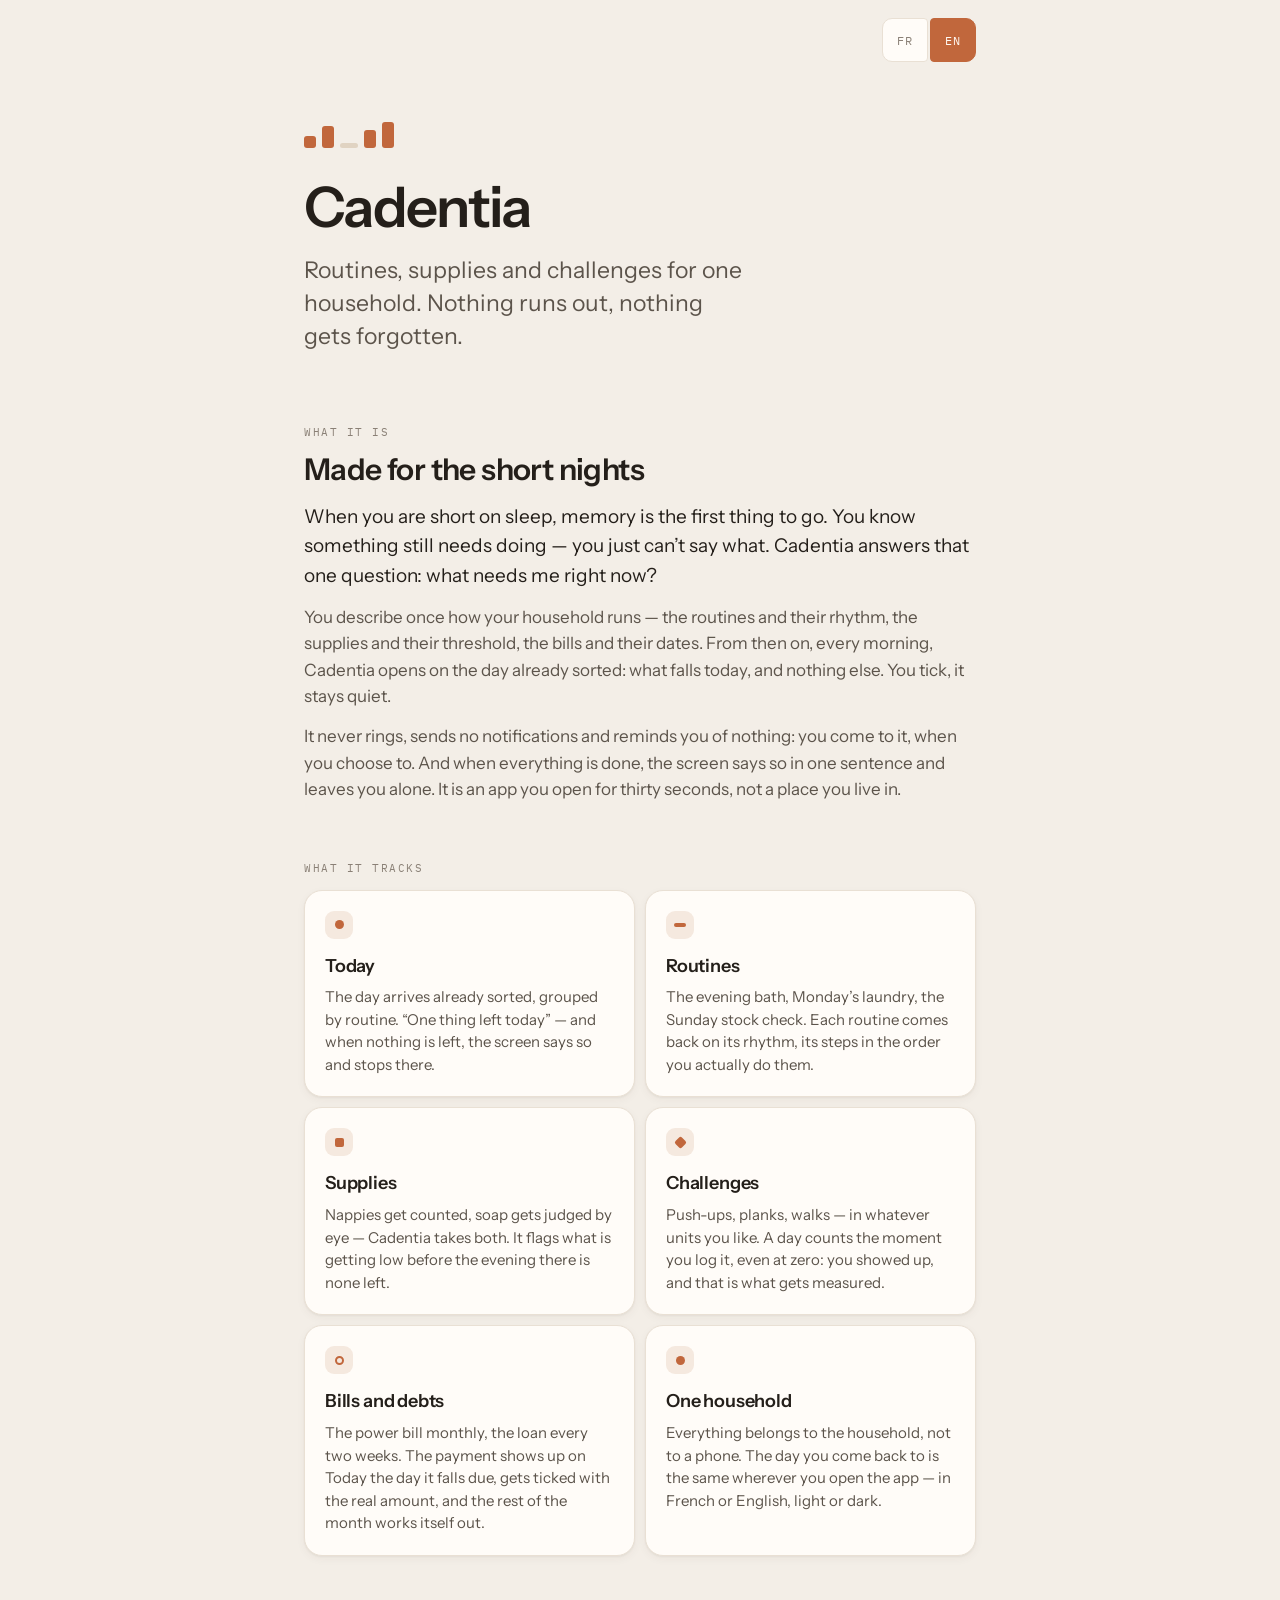
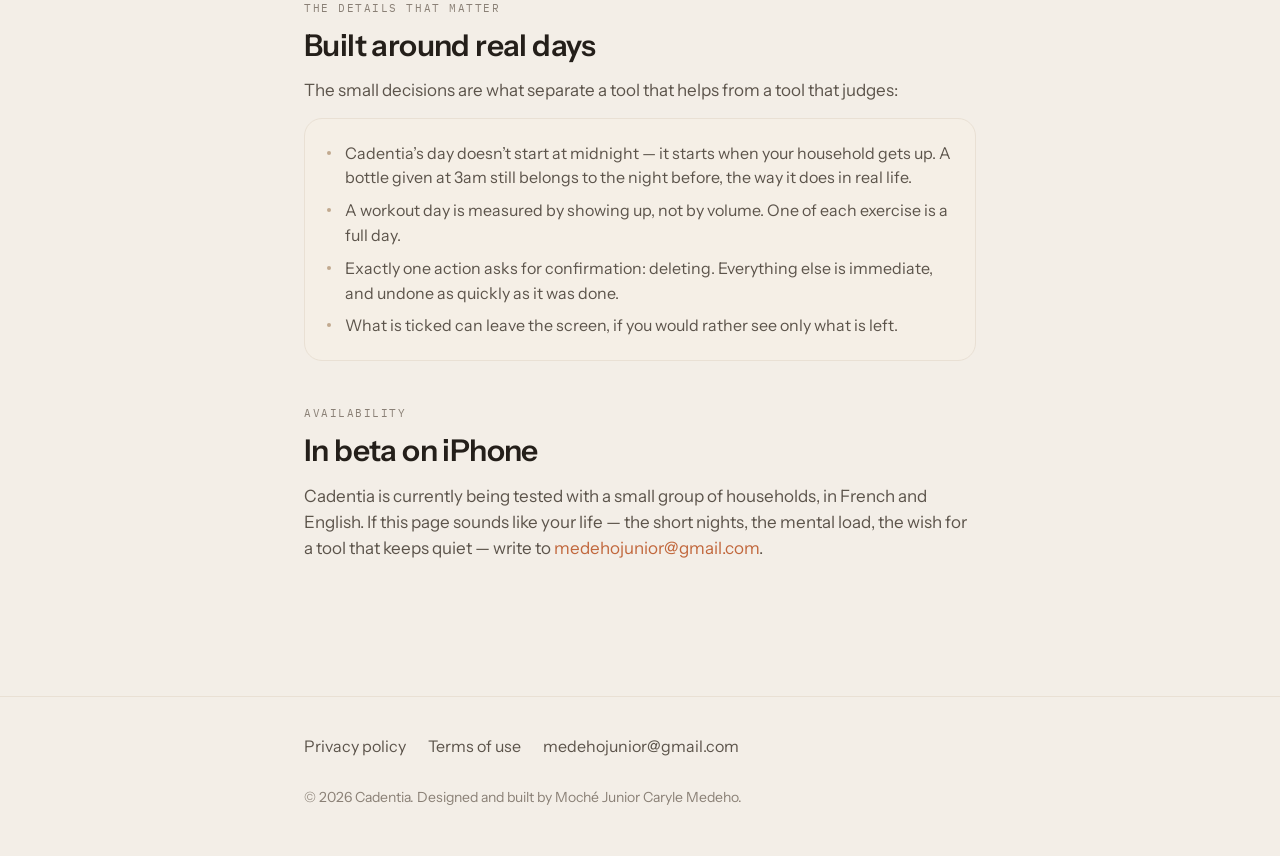
<file: index.html>
<!doctype html>
<html lang="fr">
<head>
<meta charset="utf-8">
<meta name="viewport" content="width=device-width, initial-scale=1">
<title>Cadentia</title>
<meta name="description" content="Des routines, des stocks et des défis pour un seul foyer. Rien ne s’épuise, rien ne s’oublie — et rien ne sonne.">
<meta name="theme-color" content="#f3eee7" media="(prefers-color-scheme: light)">
<meta name="theme-color" content="#14110e" media="(prefers-color-scheme: dark)">
<link rel="preconnect" href="https://fonts.googleapis.com">
<link rel="preconnect" href="https://fonts.gstatic.com" crossorigin>
<link href="https://fonts.googleapis.com/css2?family=Instrument+Sans:wght@400;500;600&family=IBM+Plex+Mono:wght@400;500&display=swap" rel="stylesheet">
<link rel="stylesheet" href="styles.css?v=3">
</head>
<body data-active="fr">

<div class="wrap">
  <nav class="langbar" aria-label="Langue / Language">
    <button type="button" data-set="fr" aria-pressed="true">FR</button>
    <button type="button" data-set="en" aria-pressed="false">EN</button>
  </nav>
</div>

<header class="hero">
  <div class="wrap">
    <div class="mark" aria-hidden="true">
      <i></i><i></i><i class="rest"></i><i></i><i></i><i></i>
    </div>
    <h1>Cadentia</h1>
    <p class="tagline" data-lang="fr">Des routines, des stocks et des défis pour un seul foyer. Rien ne s’épuise, rien ne s’oublie.</p>
    <p class="tagline" data-lang="en">Routines, supplies and challenges for one household. Nothing runs out, nothing gets forgotten.</p>
  </div>
</header>

<main>
  <div class="wrap">

    <section>
      <div class="label" data-lang="fr">Ce que c’est</div>
      <div class="label" data-lang="en">What it is</div>

      <h2 data-lang="fr">Pensée pour les nuits courtes</h2>
      <h2 data-lang="en">Made for the short nights</h2>

      <p class="lead" data-lang="fr">Quand on manque de sommeil, la mémoire est la première chose qui lâche. On sait qu’il reste quelque chose à faire — on ne sait plus quoi. Cadentia répond à cette seule question : qu’est-ce qui a besoin de moi maintenant ?</p>
      <p class="lead" data-lang="en">When you are short on sleep, memory is the first thing to go. You know something still needs doing — you just can’t say what. Cadentia answers that one question: what needs me right now?</p>

      <p data-lang="fr">Vous décrivez une fois comment votre foyer tourne — les routines et leur rythme, les stocks et leur seuil, les factures et leur date. Ensuite, chaque matin, Cadentia ouvre sur la journée déjà triée : ce qui tombe aujourd’hui, et rien d’autre. Vous cochez, elle se tait.</p>
      <p data-lang="en">You describe once how your household runs — the routines and their rhythm, the supplies and their threshold, the bills and their dates. From then on, every morning, Cadentia opens on the day already sorted: what falls today, and nothing else. You tick, it stays quiet.</p>

      <p data-lang="fr">Elle ne sonne jamais, n’envoie aucune notification et ne vous rappelle rien : c’est vous qui venez à elle, quand vous le voulez. Et quand tout est fait, l’écran le dit en une phrase et vous laisse tranquille. C’est une application qu’on ouvre trente secondes, pas un endroit où l’on habite.</p>
      <p data-lang="en">It never rings, sends no notifications and reminds you of nothing: you come to it, when you choose to. And when everything is done, the screen says so in one sentence and leaves you alone. It is an app you open for thirty seconds, not a place you live in.</p>
    </section>

    <section>
      <div class="label" data-lang="fr">Ce qu’il suit</div>
      <div class="label" data-lang="en">What it tracks</div>

      <div class="cards">
        <article class="card">
          <div class="glyph" aria-hidden="true"><span class="round"></span></div>
          <h3 data-lang="fr">Aujourd’hui</h3>
          <h3 data-lang="en">Today</h3>
          <p data-lang="fr">La journée arrive déjà triée, groupée par routine. « Une chose reste aujourd’hui » — et quand il ne reste rien, l’écran vous le dit et s’arrête là.</p>
          <p data-lang="en">The day arrives already sorted, grouped by routine. “One thing left today” — and when nothing is left, the screen says so and stops there.</p>
        </article>

        <article class="card">
          <div class="glyph" aria-hidden="true"><span class="bar"></span></div>
          <h3 data-lang="fr">Routines</h3>
          <h3 data-lang="en">Routines</h3>
          <p data-lang="fr">Le bain du soir, la lessive du lundi, l’inventaire du dimanche. Chaque routine revient à son rythme, avec ses étapes dans l’ordre où vous les faites vraiment.</p>
          <p data-lang="en">The evening bath, Monday’s laundry, the Sunday stock check. Each routine comes back on its rhythm, its steps in the order you actually do them.</p>
        </article>

        <article class="card">
          <div class="glyph" aria-hidden="true"><span class="square"></span></div>
          <h3 data-lang="fr">Stocks</h3>
          <h3 data-lang="en">Supplies</h3>
          <p data-lang="fr">Les couches se comptent, le savon se juge à l’œil — Cadentia accepte les deux. Elle signale ce qui baisse avant le soir où il n’y en a plus.</p>
          <p data-lang="en">Nappies get counted, soap gets judged by eye — Cadentia takes both. It flags what is getting low before the evening there is none left.</p>
        </article>

        <article class="card">
          <div class="glyph" aria-hidden="true"><span class="diamond"></span></div>
          <h3 data-lang="fr">Défis</h3>
          <h3 data-lang="en">Challenges</h3>
          <p data-lang="fr">Pompes, gainage, marche — aux unités que vous voulez. Une journée compte dès que vous l’avez notée, même à zéro : vous étiez là, c’est ça qui se mesure.</p>
          <p data-lang="en">Push-ups, planks, walks — in whatever units you like. A day counts the moment you log it, even at zero: you showed up, and that is what gets measured.</p>
        </article>

        <article class="card">
          <div class="glyph" aria-hidden="true"><span class="ring"></span></div>
          <h3 data-lang="fr">Factures et dettes</h3>
          <h3 data-lang="en">Bills and debts</h3>
          <p data-lang="fr">L’électricité chaque mois, le prêt aux deux semaines. Le paiement se présente sur Aujourd’hui le jour où il est dû, se coche avec le montant réel, et le reste du mois se calcule tout seul.</p>
          <p data-lang="en">The power bill monthly, the loan every two weeks. The payment shows up on Today the day it falls due, gets ticked with the real amount, and the rest of the month works itself out.</p>
        </article>

        <article class="card">
          <div class="glyph" aria-hidden="true"><span class="round"></span></div>
          <h3 data-lang="fr">Un seul foyer</h3>
          <h3 data-lang="en">One household</h3>
          <p data-lang="fr">Tout appartient au foyer, pas à un téléphone. La journée que vous retrouvez est la même où que vous ouvriez l’application — en français ou en anglais, en clair ou en sombre.</p>
          <p data-lang="en">Everything belongs to the household, not to a phone. The day you come back to is the same wherever you open the app — in French or English, light or dark.</p>
        </article>
      </div>
    </section>

    <section>
      <div class="label" data-lang="fr">Les détails qui comptent</div>
      <div class="label" data-lang="en">The details that matter</div>

      <h2 data-lang="fr">Construite autour de vraies journées</h2>
      <h2 data-lang="en">Built around real days</h2>

      <p data-lang="fr">Les petites décisions font la différence entre un outil qui aide et un outil qui juge :</p>
      <p data-lang="en">The small decisions are what separate a tool that helps from a tool that judges:</p>

      <div class="quiet">
        <ul data-lang="fr">
          <li>La journée de Cadentia ne commence pas à minuit, mais à l’heure où votre foyer se lève. Un biberon donné à 3 h du matin appartient encore à la veille — comme dans la vraie vie.</li>
          <li>Un jour d’entraînement se mesure à la présence, pas à la performance. Une fois de chaque exercice, c’est une journée pleine.</li>
          <li>Une seule action demande confirmation : supprimer. Tout le reste est immédiat, et se défait aussi vite que ça s’est fait.</li>
          <li>Ce qui est coché peut disparaître de l’écran, si vous préférez ne voir que ce qui reste.</li>
        </ul>
        <ul data-lang="en">
          <li>Cadentia’s day doesn’t start at midnight — it starts when your household gets up. A bottle given at 3am still belongs to the night before, the way it does in real life.</li>
          <li>A workout day is measured by showing up, not by volume. One of each exercise is a full day.</li>
          <li>Exactly one action asks for confirmation: deleting. Everything else is immediate, and undone as quickly as it was done.</li>
          <li>What is ticked can leave the screen, if you would rather see only what is left.</li>
        </ul>
      </div>
    </section>

    <section>
      <div class="label" data-lang="fr">Disponibilité</div>
      <div class="label" data-lang="en">Availability</div>

      <h2 data-lang="fr">En bêta sur iPhone</h2>
      <h2 data-lang="en">In beta on iPhone</h2>

      <p data-lang="fr">Cadentia se teste en ce moment auprès d’un petit groupe de foyers, en français et en anglais. Si vous vous reconnaissez dans cette page — les nuits courtes, la charge mentale, l’envie d’un outil qui se tait — écrivez à <a href="mailto:medehojunior@gmail.com">medehojunior@gmail.com</a>.</p>
      <p data-lang="en">Cadentia is currently being tested with a small group of households, in French and English. If this page sounds like your life — the short nights, the mental load, the wish for a tool that keeps quiet — write to <a href="mailto:medehojunior@gmail.com">medehojunior@gmail.com</a>.</p>
    </section>

  </div>
</main>

<footer>
  <div class="wrap">
    <div class="footlinks">
      <a href="privacy.html" data-lang="fr">Politique de confidentialité</a>
      <a href="privacy.html" data-lang="en">Privacy policy</a>
      <a href="terms.html" data-lang="fr">Conditions d’utilisation</a>
      <a href="terms.html" data-lang="en">Terms of use</a>
      <a href="mailto:medehojunior@gmail.com">medehojunior@gmail.com</a>
    </div>
    <p data-lang="fr">© 2026 Cadentia. Conçu et développé par Moché Junior Caryle Medeho.</p>
    <p data-lang="en">© 2026 Cadentia. Designed and built by Moché Junior Caryle Medeho.</p>
  </div>
</footer>

<script src="lang.js?v=2"></script>
</body>
</html>
</file>
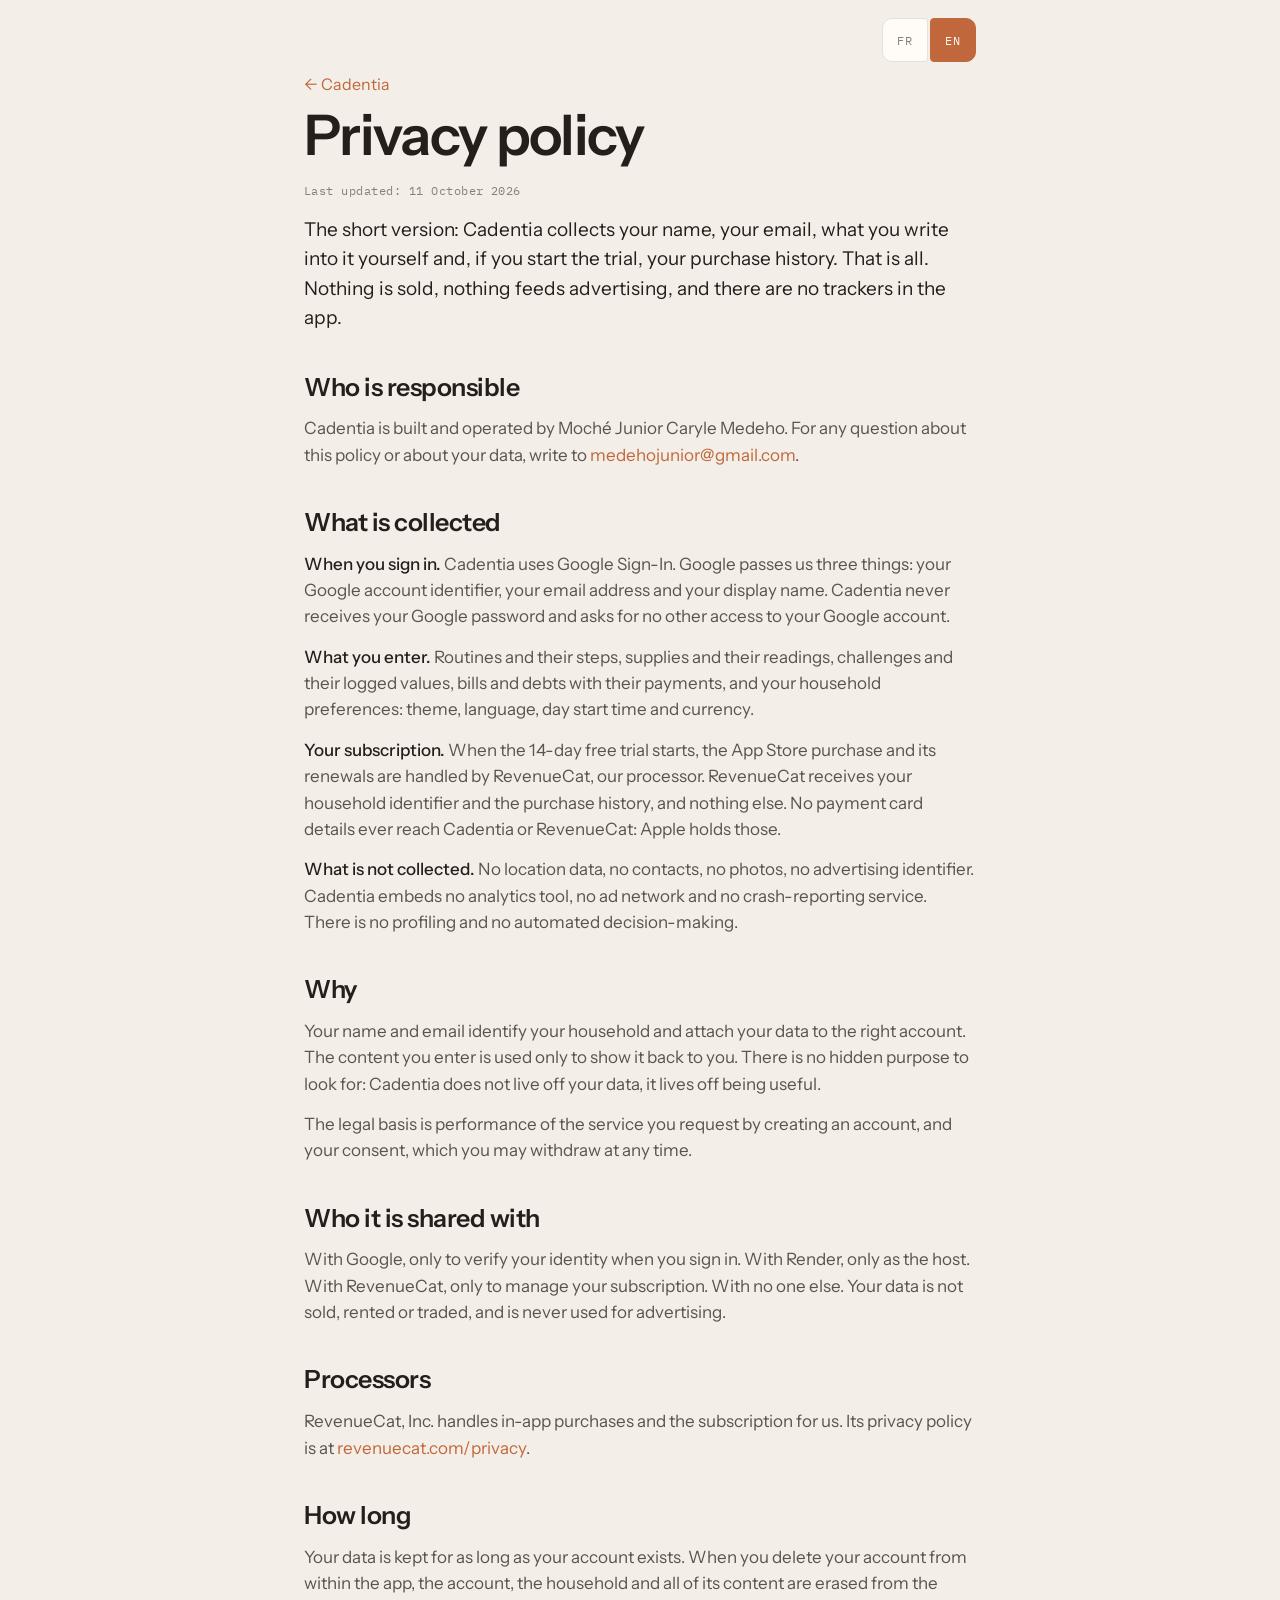
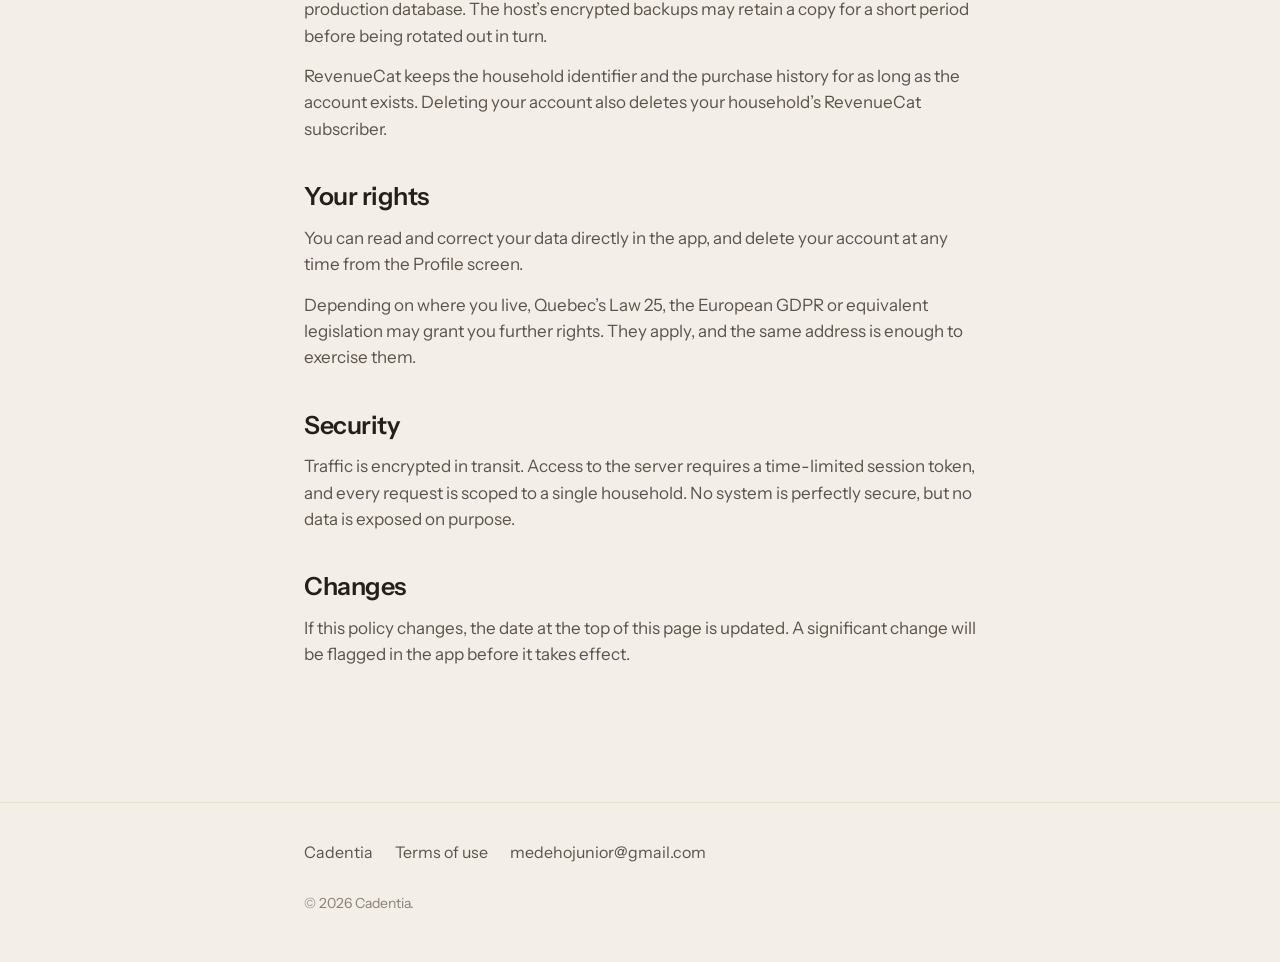
<file: privacy.html>
<!doctype html>
<html lang="fr">
<head>
<meta charset="utf-8">
<meta name="viewport" content="width=device-width, initial-scale=1">
<title>Cadentia — Politique de confidentialité</title>
<meta name="description" content="Ce que Cadentia collecte, pourquoi, où c’est conservé, et comment le supprimer.">
<meta name="theme-color" content="#f3eee7" media="(prefers-color-scheme: light)">
<meta name="theme-color" content="#14110e" media="(prefers-color-scheme: dark)">
<link rel="preconnect" href="https://fonts.googleapis.com">
<link rel="preconnect" href="https://fonts.gstatic.com" crossorigin>
<link href="https://fonts.googleapis.com/css2?family=Instrument+Sans:wght@400;500;600&family=IBM+Plex+Mono:wght@400;500&display=swap" rel="stylesheet">
<link rel="stylesheet" href="styles.css?v=3">
</head>
<body data-active="fr">

<div class="wrap">
  <nav class="langbar" aria-label="Langue / Language">
    <button type="button" data-set="fr" aria-pressed="true">FR</button>
    <button type="button" data-set="en" aria-pressed="false">EN</button>
  </nav>
</div>

<main>
  <div class="wrap prose">
    <a class="back" href="index.html">← Cadentia</a>

    <h1 data-lang="fr">Politique de confidentialité</h1>
    <h1 data-lang="en">Privacy policy</h1>

    <p class="updated" data-lang="fr">Dernière mise à jour : 11 octobre 2026</p>
    <p class="updated" data-lang="en">Last updated: 11 October 2026</p>

    <p class="lead" data-lang="fr">La version courte : Cadentia collecte votre nom, votre e-mail, ce que vous y écrivez vous-même et, si vous démarrez l’essai, l’historique de votre achat. C’est tout. Rien n’est vendu, rien ne sert à de la publicité, et il n’y a aucun pisteur dans l’application.</p>
    <p class="lead" data-lang="en">The short version: Cadentia collects your name, your email, what you write into it yourself and, if you start the trial, your purchase history. That is all. Nothing is sold, nothing feeds advertising, and there are no trackers in the app.</p>

    <h2 data-lang="fr">Qui est responsable</h2>
    <h2 data-lang="en">Who is responsible</h2>
    <p data-lang="fr">Cadentia est développée et exploitée par Moché Junior Caryle Medeho. Pour toute question sur cette politique ou sur vos données, écrivez à <a href="mailto:medehojunior@gmail.com">medehojunior@gmail.com</a>.</p>
    <p data-lang="en">Cadentia is built and operated by Moché Junior Caryle Medeho. For any question about this policy or about your data, write to <a href="mailto:medehojunior@gmail.com">medehojunior@gmail.com</a>.</p>

    <h2 data-lang="fr">Ce qui est collecté</h2>
    <h2 data-lang="en">What is collected</h2>

    <p data-lang="fr"><strong>À la connexion.</strong> Cadentia utilise la connexion Google. Google nous transmet trois choses : votre identifiant de compte Google, votre adresse e-mail et votre nom d’affichage. Cadentia ne reçoit jamais votre mot de passe Google et ne demande aucun autre accès à votre compte Google.</p>
    <p data-lang="en"><strong>When you sign in.</strong> Cadentia uses Google Sign-In. Google passes us three things: your Google account identifier, your email address and your display name. Cadentia never receives your Google password and asks for no other access to your Google account.</p>

    <p data-lang="fr"><strong>Ce que vous saisissez.</strong> Les routines et leurs étapes, les stocks et leurs relevés, les défis et leurs valeurs consignées, les factures et dettes avec leurs paiements, ainsi que vos préférences de foyer : thème, langue, heure de début de journée et devise.</p>
    <p data-lang="en"><strong>What you enter.</strong> Routines and their steps, supplies and their readings, challenges and their logged values, bills and debts with their payments, and your household preferences: theme, language, day start time and currency.</p>

    <p data-lang="fr"><strong>Votre abonnement.</strong> Lorsque l’essai gratuit de 14 jours démarre, l’achat auprès de l’App Store et ses renouvellements sont gérés par RevenueCat, notre sous-traitant. RevenueCat reçoit l’identifiant de votre foyer et l’historique de l’achat, et rien d’autre. Aucune donnée de carte de paiement n’atteint Cadentia ni RevenueCat : Apple les conserve.</p>
    <p data-lang="en"><strong>Your subscription.</strong> When the 14-day free trial starts, the App Store purchase and its renewals are handled by RevenueCat, our processor. RevenueCat receives your household identifier and the purchase history, and nothing else. No payment card details ever reach Cadentia or RevenueCat: Apple holds those.</p>

    <p data-lang="fr"><strong>Ce qui n’est pas collecté.</strong> Aucune donnée de localisation, aucun contact, aucune photo, aucun identifiant publicitaire. Cadentia n’intègre ni outil d’analyse, ni régie publicitaire, ni service de rapport de plantage. Il n’y a aucun profilage et aucune décision automatisée.</p>
    <p data-lang="en"><strong>What is not collected.</strong> No location data, no contacts, no photos, no advertising identifier. Cadentia embeds no analytics tool, no ad network and no crash-reporting service. There is no profiling and no automated decision-making.</p>

    <h2 data-lang="fr">Pourquoi</h2>
    <h2 data-lang="en">Why</h2>
    <p data-lang="fr">Votre nom et votre e-mail servent à identifier votre foyer et à rattacher vos données au bon compte. Le contenu que vous saisissez sert uniquement à vous le réafficher. Il n’y a pas de finalité cachée à chercher : Cadentia ne vit pas de vos données, elle vit d’être utile.</p>
    <p data-lang="en">Your name and email identify your household and attach your data to the right account. The content you enter is used only to show it back to you. There is no hidden purpose to look for: Cadentia does not live off your data, it lives off being useful.</p>
    <p data-lang="fr">La base légale est l’exécution du service que vous demandez en créant un compte, et votre consentement, que vous pouvez retirer à tout moment.</p>
    <p data-lang="en">The legal basis is performance of the service you request by creating an account, and your consent, which you may withdraw at any time.</p>

    <h2 data-lang="fr">Avec qui c’est partagé</h2>
    <h2 data-lang="en">Who it is shared with</h2>
    <p data-lang="fr">Avec Google, uniquement pour vérifier votre identité au moment de la connexion. Avec Render, uniquement en tant qu’hébergeur. Avec RevenueCat, uniquement pour gérer votre abonnement. Avec personne d’autre. Vos données ne sont ni vendues, ni louées, ni échangées, et ne servent à aucune publicité.</p>
    <p data-lang="en">With Google, only to verify your identity when you sign in. With Render, only as the host. With RevenueCat, only to manage your subscription. With no one else. Your data is not sold, rented or traded, and is never used for advertising.</p>

    <h2 data-lang="fr">Sous-traitants</h2>
    <h2 data-lang="en">Processors</h2>
    <p data-lang="fr">RevenueCat, Inc. gère pour nous les achats intégrés et l’abonnement. Sa politique de confidentialité est disponible à l’adresse <a href="https://www.revenuecat.com/privacy" rel="noopener">revenuecat.com/privacy</a>.</p>
    <p data-lang="en">RevenueCat, Inc. handles in-app purchases and the subscription for us. Its privacy policy is at <a href="https://www.revenuecat.com/privacy" rel="noopener">revenuecat.com/privacy</a>.</p>

    <h2 data-lang="fr">Combien de temps</h2>
    <h2 data-lang="en">How long</h2>
    <p data-lang="fr">Vos données sont conservées tant que votre compte existe. Lorsque vous supprimez votre compte depuis l’application, le compte, le foyer et tout son contenu sont effacés de la base de production. Les sauvegardes chiffrées de l’hébergeur peuvent en conserver une copie pendant une courte période avant d’être remplacées à leur tour.</p>
    <p data-lang="fr">RevenueCat conserve l’identifiant du foyer et l’historique d’achat tant que le compte existe. Supprimer votre compte supprime aussi l’abonné RevenueCat de votre foyer.</p>
    <p data-lang="en">Your data is kept for as long as your account exists. When you delete your account from within the app, the account, the household and all of its content are erased from the production database. The host’s encrypted backups may retain a copy for a short period before being rotated out in turn.</p>
    <p data-lang="en">RevenueCat keeps the household identifier and the purchase history for as long as the account exists. Deleting your account also deletes your household’s RevenueCat subscriber.</p>

    <h2 data-lang="fr">Vos droits</h2>
    <h2 data-lang="en">Your rights</h2>
    <p data-lang="fr">Vous pouvez consulter et corriger vos données directement dans l’application, et supprimer votre compte à tout moment depuis l’écran Profil.</p>
    <p data-lang="en">You can read and correct your data directly in the app, and delete your account at any time from the Profile screen.</p>
    <p data-lang="fr">Selon votre lieu de résidence, la Loi 25 du Québec, le RGPD européen ou une législation équivalente peut vous accorder des droits supplémentaires. Ils s’appliquent, et la même adresse suffit pour les exercer.</p>
    <p data-lang="en">Depending on where you live, Quebec’s Law 25, the European GDPR or equivalent legislation may grant you further rights. They apply, and the same address is enough to exercise them.</p>

    <h2 data-lang="fr">Sécurité</h2>
    <h2 data-lang="en">Security</h2>
    <p data-lang="fr">Les échanges sont chiffrés en transit. L’accès au serveur exige un jeton de session à durée limitée, et chaque requête est rattachée à un seul foyer. Aucun système n’est parfaitement sûr, mais aucune donnée n’est exposée volontairement.</p>
    <p data-lang="en">Traffic is encrypted in transit. Access to the server requires a time-limited session token, and every request is scoped to a single household. No system is perfectly secure, but no data is exposed on purpose.</p>

    <h2 data-lang="fr">Modifications</h2>
    <h2 data-lang="en">Changes</h2>
    <p data-lang="fr">Si cette politique change, la date en haut de page est mise à jour. Un changement important vous sera signalé dans l’application avant qu’il prenne effet.</p>
    <p data-lang="en">If this policy changes, the date at the top of this page is updated. A significant change will be flagged in the app before it takes effect.</p>
  </div>
</main>

<footer>
  <div class="wrap">
    <div class="footlinks">
      <a href="index.html">Cadentia</a>
      <a href="terms.html" data-lang="fr">Conditions d’utilisation</a>
      <a href="terms.html" data-lang="en">Terms of use</a>
      <a href="mailto:medehojunior@gmail.com">medehojunior@gmail.com</a>
    </div>
    <p data-lang="fr">© 2026 Cadentia.</p>
    <p data-lang="en">© 2026 Cadentia.</p>
  </div>
</footer>

<script src="lang.js?v=2"></script>
</body>
</html>
</file>
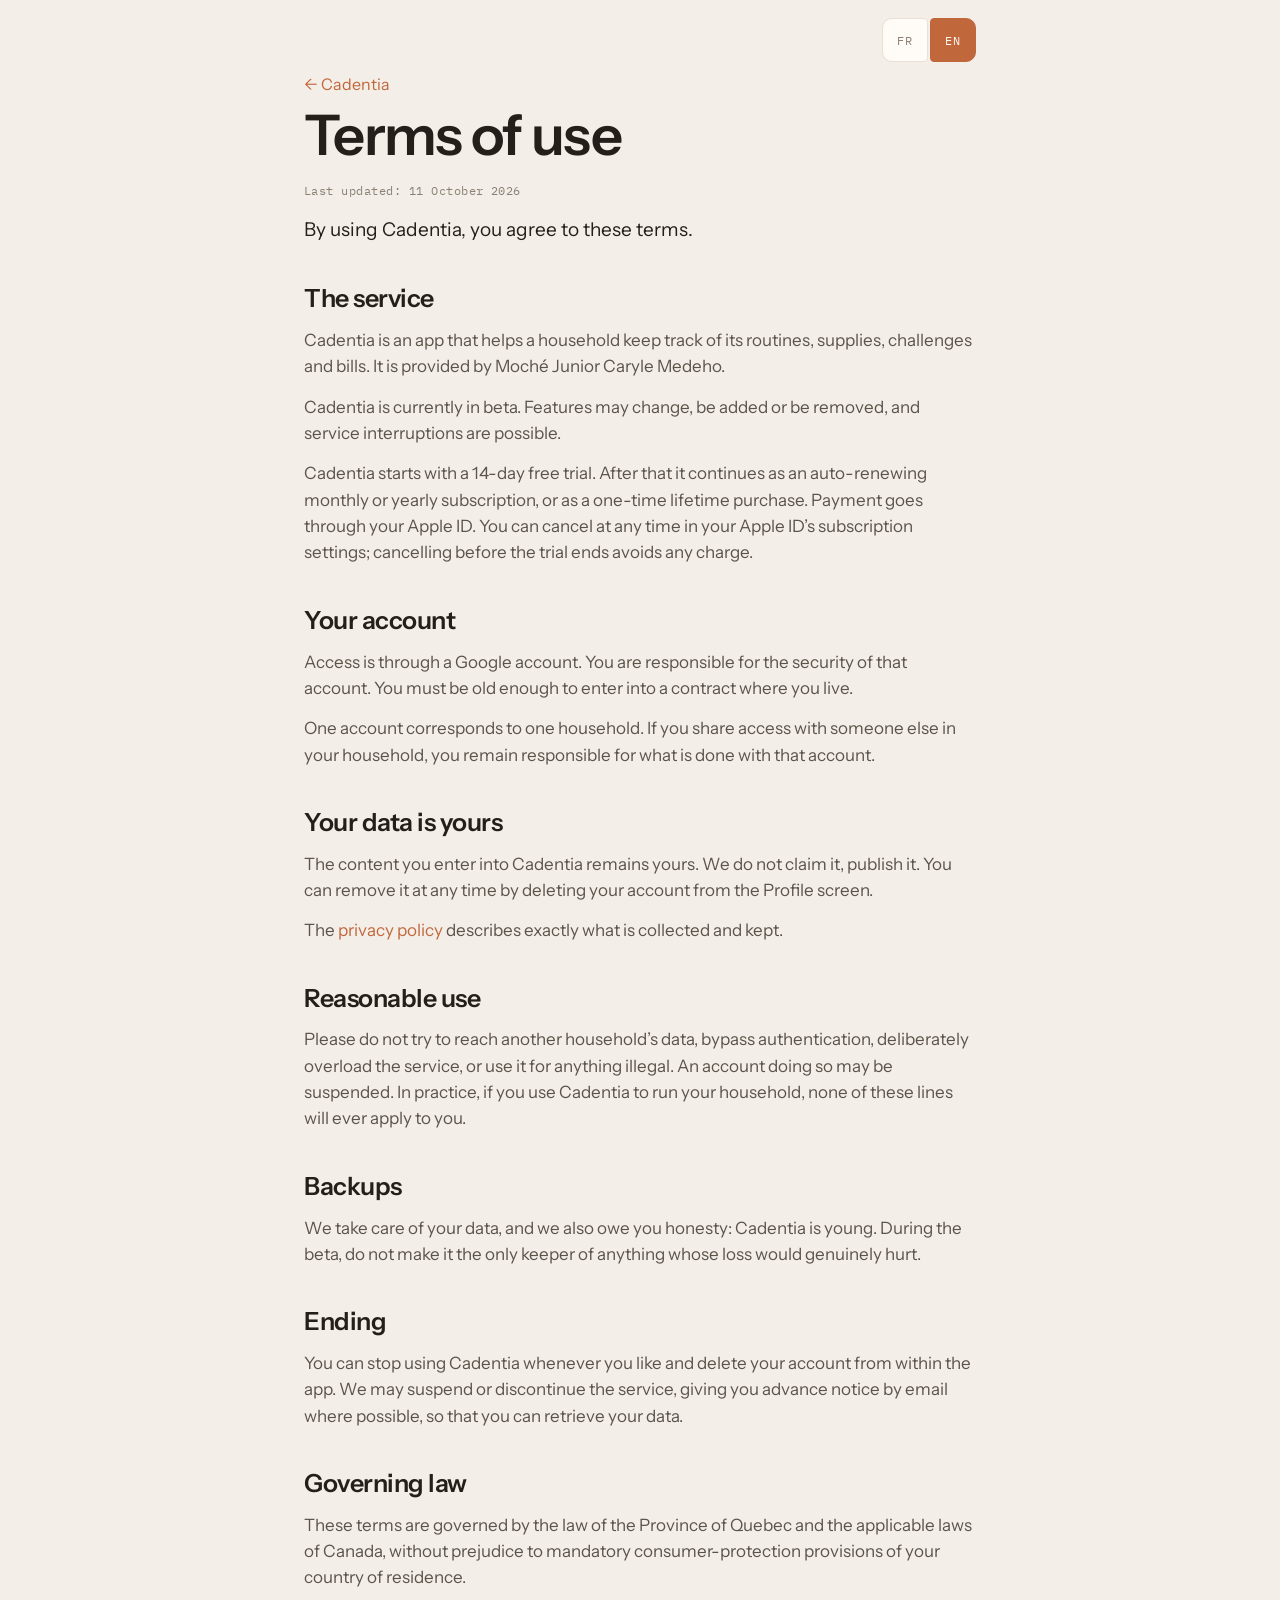
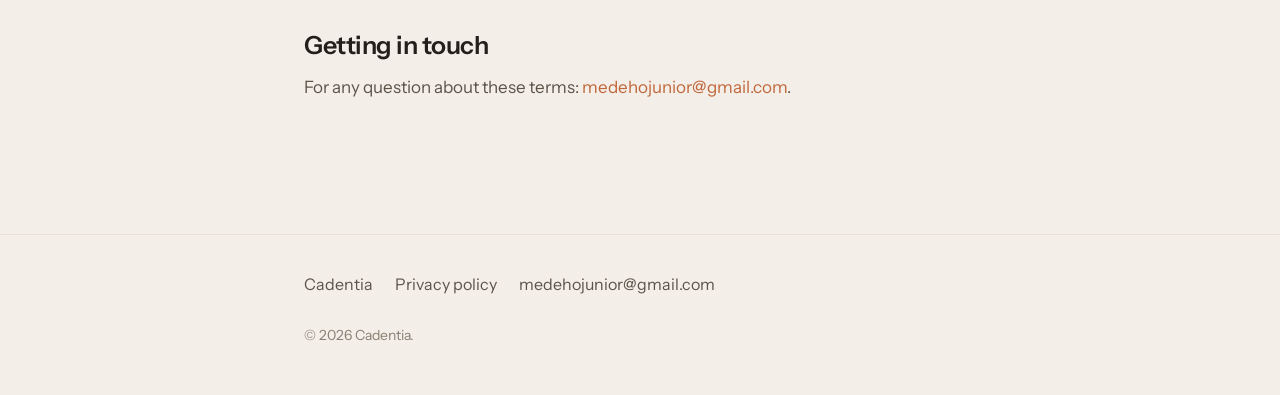
<file: terms.html>
<!doctype html>
<html lang="fr">
<head>
<meta charset="utf-8">
<meta name="viewport" content="width=device-width, initial-scale=1">
<title>Cadentia — Conditions d’utilisation</title>
<meta name="description" content="Les conditions d’utilisation de Cadentia.">
<meta name="theme-color" content="#f3eee7" media="(prefers-color-scheme: light)">
<meta name="theme-color" content="#14110e" media="(prefers-color-scheme: dark)">
<link rel="preconnect" href="https://fonts.googleapis.com">
<link rel="preconnect" href="https://fonts.gstatic.com" crossorigin>
<link href="https://fonts.googleapis.com/css2?family=Instrument+Sans:wght@400;500;600&family=IBM+Plex+Mono:wght@400;500&display=swap" rel="stylesheet">
<link rel="stylesheet" href="styles.css?v=3">
</head>
<body data-active="fr">

<div class="wrap">
  <nav class="langbar" aria-label="Langue / Language">
    <button type="button" data-set="fr" aria-pressed="true">FR</button>
    <button type="button" data-set="en" aria-pressed="false">EN</button>
  </nav>
</div>

<main>
  <div class="wrap prose">
    <a class="back" href="index.html">← Cadentia</a>

    <h1 data-lang="fr">Conditions d’utilisation</h1>
    <h1 data-lang="en">Terms of use</h1>

    <p class="updated" data-lang="fr">Dernière mise à jour : 11 octobre 2026</p>
    <p class="updated" data-lang="en">Last updated: 11 October 2026</p>

    <p class="lead" data-lang="fr">En utilisant Cadentia, vous acceptez ces conditions.</p>
    <p class="lead" data-lang="en">By using Cadentia, you agree to these terms.</p>

    <h2 data-lang="fr">Le service</h2>
    <h2 data-lang="en">The service</h2>
    <p data-lang="fr">Cadentia est une application qui aide un foyer à suivre ses routines, ses stocks, ses défis et ses factures. Elle est fournie par Moché Junior Caryle Medeho.</p>
    <p data-lang="en">Cadentia is an app that helps a household keep track of its routines, supplies, challenges and bills. It is provided by Moché Junior Caryle Medeho.</p>
    <p data-lang="fr">Cadentia est actuellement en version bêta. Des fonctionnalités peuvent changer, être ajoutées ou retirées, et des interruptions de service sont possibles.</p>
    <p data-lang="en">Cadentia is currently in beta. Features may change, be added or be removed, and service interruptions are possible.</p>
    <p data-lang="fr">Cadentia commence par un essai gratuit de 14 jours. Ensuite, elle se poursuit par un abonnement mensuel ou annuel qui se renouvelle automatiquement, ou par un achat unique à vie. Le paiement passe par votre identifiant Apple. Vous pouvez annuler à tout moment dans les réglages d’abonnement de votre identifiant Apple ; annuler avant la fin de l’essai évite tout prélèvement.</p>
    <p data-lang="en">Cadentia starts with a 14-day free trial. After that it continues as an auto-renewing monthly or yearly subscription, or as a one-time lifetime purchase. Payment goes through your Apple ID. You can cancel at any time in your Apple ID’s subscription settings; cancelling before the trial ends avoids any charge.</p>

    <h2 data-lang="fr">Votre compte</h2>
    <h2 data-lang="en">Your account</h2>
    <p data-lang="fr">L’accès se fait par un compte Google. Vous êtes responsable de la sécurité de ce compte. Vous devez avoir l’âge légal pour conclure un contrat dans votre pays de résidence.</p>
    <p data-lang="en">Access is through a Google account. You are responsible for the security of that account. You must be old enough to enter into a contract where you live.</p>
    <p data-lang="fr">Un compte correspond à un foyer. Si vous partagez l’accès avec une autre personne de votre foyer, vous restez responsable de ce qui est fait avec ce compte.</p>
    <p data-lang="en">One account corresponds to one household. If you share access with someone else in your household, you remain responsible for what is done with that account.</p>

    <h2 data-lang="fr">Vos données vous appartiennent</h2>
    <h2 data-lang="en">Your data is yours</h2>
    <p data-lang="fr">Le contenu que vous saisissez dans Cadentia reste le vôtre. Nous ne le revendiquons pas, ne le publions pas. Vous pouvez le supprimer à tout moment en supprimant votre compte depuis l’écran Profil.</p>
    <p data-lang="en">The content you enter into Cadentia remains yours. We do not claim it, publish it. You can remove it at any time by deleting your account from the Profile screen.</p>
    <p data-lang="fr">La <a href="privacy.html">politique de confidentialité</a> décrit précisément ce qui est collecté et conservé.</p>
    <p data-lang="en">The <a href="privacy.html">privacy policy</a> describes exactly what is collected and kept.</p>

    <h2 data-lang="fr">Usage raisonnable</h2>
    <h2 data-lang="en">Reasonable use</h2>
    <p data-lang="fr">Merci de ne pas tenter d’accéder aux données d’un autre foyer, de contourner l’authentification, de surcharger volontairement le service, ni de vous en servir pour une activité illégale. Un compte qui le fait peut être suspendu. En pratique, si vous utilisez Cadentia pour tenir votre foyer, aucune de ces lignes ne vous concernera jamais.</p>
    <p data-lang="en">Please do not try to reach another household’s data, bypass authentication, deliberately overload the service, or use it for anything illegal. An account doing so may be suspended. In practice, if you use Cadentia to run your household, none of these lines will ever apply to you.</p>

    <h2 data-lang="fr">Sauvegardes</h2>
    <h2 data-lang="en">Backups</h2>
    <p data-lang="fr">Nous prenons soin de vos données, et nous vous devons aussi la franchise : Cadentia est jeune. Pendant la bêta, ne faites pas d’elle l’unique dépositaire d’une information dont la perte vous poserait un vrai problème.</p>
    <p data-lang="en">We take care of your data, and we also owe you honesty: Cadentia is young. During the beta, do not make it the only keeper of anything whose loss would genuinely hurt.</p>

    <h2 data-lang="fr">Fin</h2>
    <h2 data-lang="en">Ending</h2>
    <p data-lang="fr">Vous pouvez cesser d’utiliser Cadentia quand vous le souhaitez et supprimer votre compte depuis l’application. Nous pouvons suspendre ou arrêter le service, en vous prévenant à l’avance par courriel lorsque c’est possible, afin que vous puissiez récupérer vos données.</p>
    <p data-lang="en">You can stop using Cadentia whenever you like and delete your account from within the app. We may suspend or discontinue the service, giving you advance notice by email where possible, so that you can retrieve your data.</p>

    <h2 data-lang="fr">Droit applicable</h2>
    <h2 data-lang="en">Governing law</h2>
    <p data-lang="fr">Ces conditions sont régies par le droit de la province de Québec et les lois du Canada qui s’y appliquent, sans préjudice des dispositions impératives protégeant les consommateurs de votre pays de résidence.</p>
    <p data-lang="en">These terms are governed by the law of the Province of Quebec and the applicable laws of Canada, without prejudice to mandatory consumer-protection provisions of your country of residence.</p>

    <h2 data-lang="fr">Nous joindre</h2>
    <h2 data-lang="en">Getting in touch</h2>
    <p data-lang="fr">Pour toute question sur ces conditions : <a href="mailto:medehojunior@gmail.com">medehojunior@gmail.com</a>.</p>
    <p data-lang="en">For any question about these terms: <a href="mailto:medehojunior@gmail.com">medehojunior@gmail.com</a>.</p>
  </div>
</main>

<footer>
  <div class="wrap">
    <div class="footlinks">
      <a href="index.html">Cadentia</a>
      <a href="privacy.html" data-lang="fr">Politique de confidentialité</a>
      <a href="privacy.html" data-lang="en">Privacy policy</a>
      <a href="mailto:medehojunior@gmail.com">medehojunior@gmail.com</a>
    </div>
    <p data-lang="fr">© 2026 Cadentia.</p>
    <p data-lang="en">© 2026 Cadentia.</p>
  </div>
</footer>

<script src="lang.js?v=2"></script>
</body>
</html>
</file>
<file: styles.css>
:root {
  --page: #f3eee7;
  --card: #fffcf8;
  --ink: #241f1a;
  --ink-muted: #5c544b;
  --ink-faint: #8a8076;
  --border: #e9e0d4;
  --border-strong: #e0d3c2;
  --accent: #c1673c;
  --accent-soft: #f5e9df;
  --on-accent: #fff8f2;
  --well: #f5efe6;
  --supply-ample: #9ba98f;
  --bullet: #c1a98f;

  --radius-card: 16px;
  --radius-panel: 18px;
  --radius-chip: 14px;
  --gutter: 24px;
  --row-gap: 14px;
  --section-gap: 28px;
  --tap: 44px;

  --fast: 140ms;
  --base: 200ms;
  --ease-out: cubic-bezier(0.16, 1, 0.3, 1);

  --sans: "Instrument Sans", system-ui, -apple-system, "Segoe UI", sans-serif;
  --mono: "IBM Plex Mono", ui-monospace, "SF Mono", Menlo, monospace;

  --shadow-card: 0 1px 2px rgba(58, 45, 32, 0.05), 0 3px 10px rgba(58, 45, 32, 0.045);
  --shadow-action: 0 2px 5px rgba(140, 62, 30, 0.18), 0 6px 18px rgba(140, 62, 30, 0.16);
}

@media (prefers-color-scheme: dark) {
  :root {
    --page: #14110e;
    --card: #1e1a16;
    --ink: #ede6dd;
    --ink-muted: #a2988d;
    --ink-faint: #8a8076;
    --border: #2a241e;
    --border-strong: #2a241e;
    --accent: #c97f53;
    --accent-soft: #33231a;
    --on-accent: #fff8f2;
    --well: #221d18;
    --supply-ample: #8fa687;
    --bullet: #7a6a57;

    --shadow-card: 0 1px 2px rgba(0, 0, 0, 0.4), 0 3px 10px rgba(0, 0, 0, 0.3);
    --shadow-action: 0 2px 5px rgba(0, 0, 0, 0.45), 0 6px 18px rgba(0, 0, 0, 0.4);
  }
}

* {
  box-sizing: border-box;
}

html {
  scroll-behavior: smooth;
}

@media (prefers-reduced-motion: reduce) {
  html {
    scroll-behavior: auto;
  }
  * {
    transition: none !important;
    animation: none !important;
  }
}

body {
  margin: 0;
  background: var(--page);
  color: var(--ink);
  font-family: var(--sans);
  font-size: 17px;
  line-height: 1.55;
  -webkit-font-smoothing: antialiased;
  text-rendering: optimizeLegibility;
}

.wrap {
  width: 100%;
  max-width: 720px;
  margin: 0 auto;
  padding: 0 var(--gutter);
}

/* ---------- language toggle ---------- */

/* Hide the language that is not active, rather than hiding both and reviving one.
   Reviving with `display: revert` discarded author rules such as `.back` and
   `.footlinks a`, which set their own display and won on specificity. */
body[data-active="fr"] [data-lang]:not([data-lang="fr"]),
body[data-active="en"] [data-lang]:not([data-lang="en"]) {
  display: none;
}

.langbar {
  display: flex;
  justify-content: flex-end;
  gap: 2px;
  padding: 18px 0 0;
}

.langbar button {
  min-height: var(--tap);
  min-width: 46px;
  padding: 0 12px;
  border: 1px solid var(--border);
  background: var(--card);
  color: var(--ink-faint);
  font-family: var(--mono);
  font-size: 12px;
  letter-spacing: 0.06em;
  border-radius: 10px;
  cursor: pointer;
  transition: background var(--fast) var(--ease-out),
    color var(--fast) var(--ease-out), border-color var(--fast) var(--ease-out);
}

.langbar button:first-of-type {
  border-radius: 10px 4px 4px 10px;
}

.langbar button:last-of-type {
  border-radius: 4px 10px 10px 4px;
}

.langbar button[aria-pressed="true"] {
  background: var(--accent);
  border-color: var(--accent);
  color: var(--on-accent);
}

/* ---------- hero ---------- */

header.hero {
  padding: 56px 0 var(--section-gap);
}

.mark {
  display: flex;
  gap: 6px;
  align-items: flex-end;
  height: 30px;
  margin-bottom: 30px;
}

.mark i {
  display: block;
  width: 12px;
  border-radius: 3px;
  background: var(--accent);
}

.mark i:nth-child(1) { height: 12px; }
.mark i:nth-child(2) { height: 22px; }
.mark i:nth-child(3) { height: 30px; }
.mark i:nth-child(4) { height: 18px; }
.mark i:nth-child(5) { height: 26px; }
.mark i.rest {
  height: 5px;
  width: 18px;
  background: var(--border-strong);
}

h1 {
  margin: 0 0 18px;
  font-size: clamp(38px, 9vw, 56px);
  font-weight: 600;
  letter-spacing: -0.03em;
  line-height: 1.04;
}

.tagline {
  margin: 0;
  max-width: 30ch;
  font-size: clamp(19px, 4.4vw, 23px);
  line-height: 1.42;
  color: var(--ink-muted);
}

/* ---------- sections ---------- */

main {
  padding-bottom: 64px;
}

section {
  padding-top: 44px;
}

h2 {
  margin: 0 0 var(--row-gap);
  font-size: clamp(25px, 5.4vw, 30px);
  font-weight: 600;
  letter-spacing: -0.02em;
  line-height: 1.15;
}

h3 {
  margin: var(--section-gap) 0 8px;
  font-size: 19px;
  font-weight: 600;
  letter-spacing: -0.01em;
}

p {
  margin: 0 0 var(--row-gap);
  color: var(--ink-muted);
}

p.lead {
  color: var(--ink);
  font-size: 19px;
}

.label {
  font-family: var(--mono);
  font-size: 11px;
  letter-spacing: 0.14em;
  text-transform: uppercase;
  color: var(--ink-faint);
  margin-bottom: 12px;
}

/* ---------- feature cards ---------- */

.cards {
  display: grid;
  gap: 10px;
  grid-template-columns: 1fr;
}

@media (min-width: 620px) {
  .cards {
    grid-template-columns: 1fr 1fr;
  }
}

.card {
  background: var(--card);
  border: 1px solid var(--border);
  border-radius: var(--radius-panel);
  box-shadow: var(--shadow-card);
  padding: 20px;
}

.card h3 {
  margin: 0 0 6px;
  font-size: 18px;
}

.card p {
  margin: 0;
  font-size: 15px;
  line-height: 1.5;
}

.glyph {
  width: 28px;
  height: 28px;
  border-radius: 9px;
  background: var(--accent-soft);
  display: flex;
  align-items: center;
  justify-content: center;
  margin-bottom: 14px;
}

.glyph span {
  width: 9px;
  height: 9px;
  background: var(--accent);
  display: block;
}

.glyph .round { border-radius: 50%; }
.glyph .square { border-radius: 2px; }
.glyph .diamond { border-radius: 2px; transform: rotate(45deg); }
.glyph .ring {
  background: transparent;
  border: 2px solid var(--accent);
  border-radius: 50%;
}
.glyph .bar { width: 12px; height: 4px; border-radius: 2px; }

/* ---------- quiet panel ---------- */

.quiet {
  background: var(--well);
  border: 1px solid var(--border);
  border-radius: var(--radius-panel);
  padding: 22px;
}

.quiet ul {
  margin: 0;
  padding: 0;
  list-style: none;
}

.quiet li {
  position: relative;
  padding-left: 18px;
  margin-bottom: 8px;
  color: var(--ink-muted);
  font-size: 16px;
}

.quiet li:last-child {
  margin-bottom: 0;
}

.quiet li::before {
  content: "";
  position: absolute;
  left: 0;
  top: 10px;
  width: 4px;
  height: 4px;
  border-radius: 50%;
  background: var(--bullet);
}

/* ---------- prose (privacy / terms) ---------- */

.prose h2 {
  margin-top: 40px;
  font-size: clamp(21px, 4.6vw, 25px);
}

.prose h2:first-of-type {
  margin-top: var(--section-gap);
}

.prose ul {
  margin: 0 0 var(--row-gap);
  padding-left: 20px;
  color: var(--ink-muted);
}

.prose li {
  margin-bottom: 7px;
}

.prose strong {
  color: var(--ink);
  font-weight: 500;
}

.updated {
  font-family: var(--mono);
  font-size: 12px;
  letter-spacing: 0.04em;
  color: var(--ink-faint);
}

/* ---------- links & footer ---------- */

a {
  color: var(--accent);
  text-decoration: none;
  border-bottom: 1px solid transparent;
  transition: border-color var(--fast) var(--ease-out);
}

a:hover,
a:focus-visible {
  border-bottom-color: var(--accent);
}

.back {
  display: inline-flex;
  align-items: center;
  min-height: var(--tap);
  margin-left: -12px;
  padding: 0 12px;
  font-size: 16px;
  border-bottom: none;
}

footer {
  border-top: 1px solid var(--border);
  padding: var(--section-gap) 0 48px;
  margin-top: 56px;
}

.footlinks {
  display: flex;
  flex-wrap: wrap;
  align-items: center;
  gap: 4px 22px;
  margin-bottom: 18px;
}

.footlinks a {
  display: inline-flex;
  align-items: center;
  min-height: var(--tap);
  font-size: 16px;
  border-bottom: none;
  color: var(--ink-muted);
}

.footlinks a:hover,
.footlinks a:focus-visible {
  color: var(--accent);
}

footer p {
  margin: 0;
  font-size: 14px;
  color: var(--ink-faint);
}

:focus-visible {
  outline: 2px solid var(--accent);
  outline-offset: 3px;
  border-radius: 4px;
}
</file>
